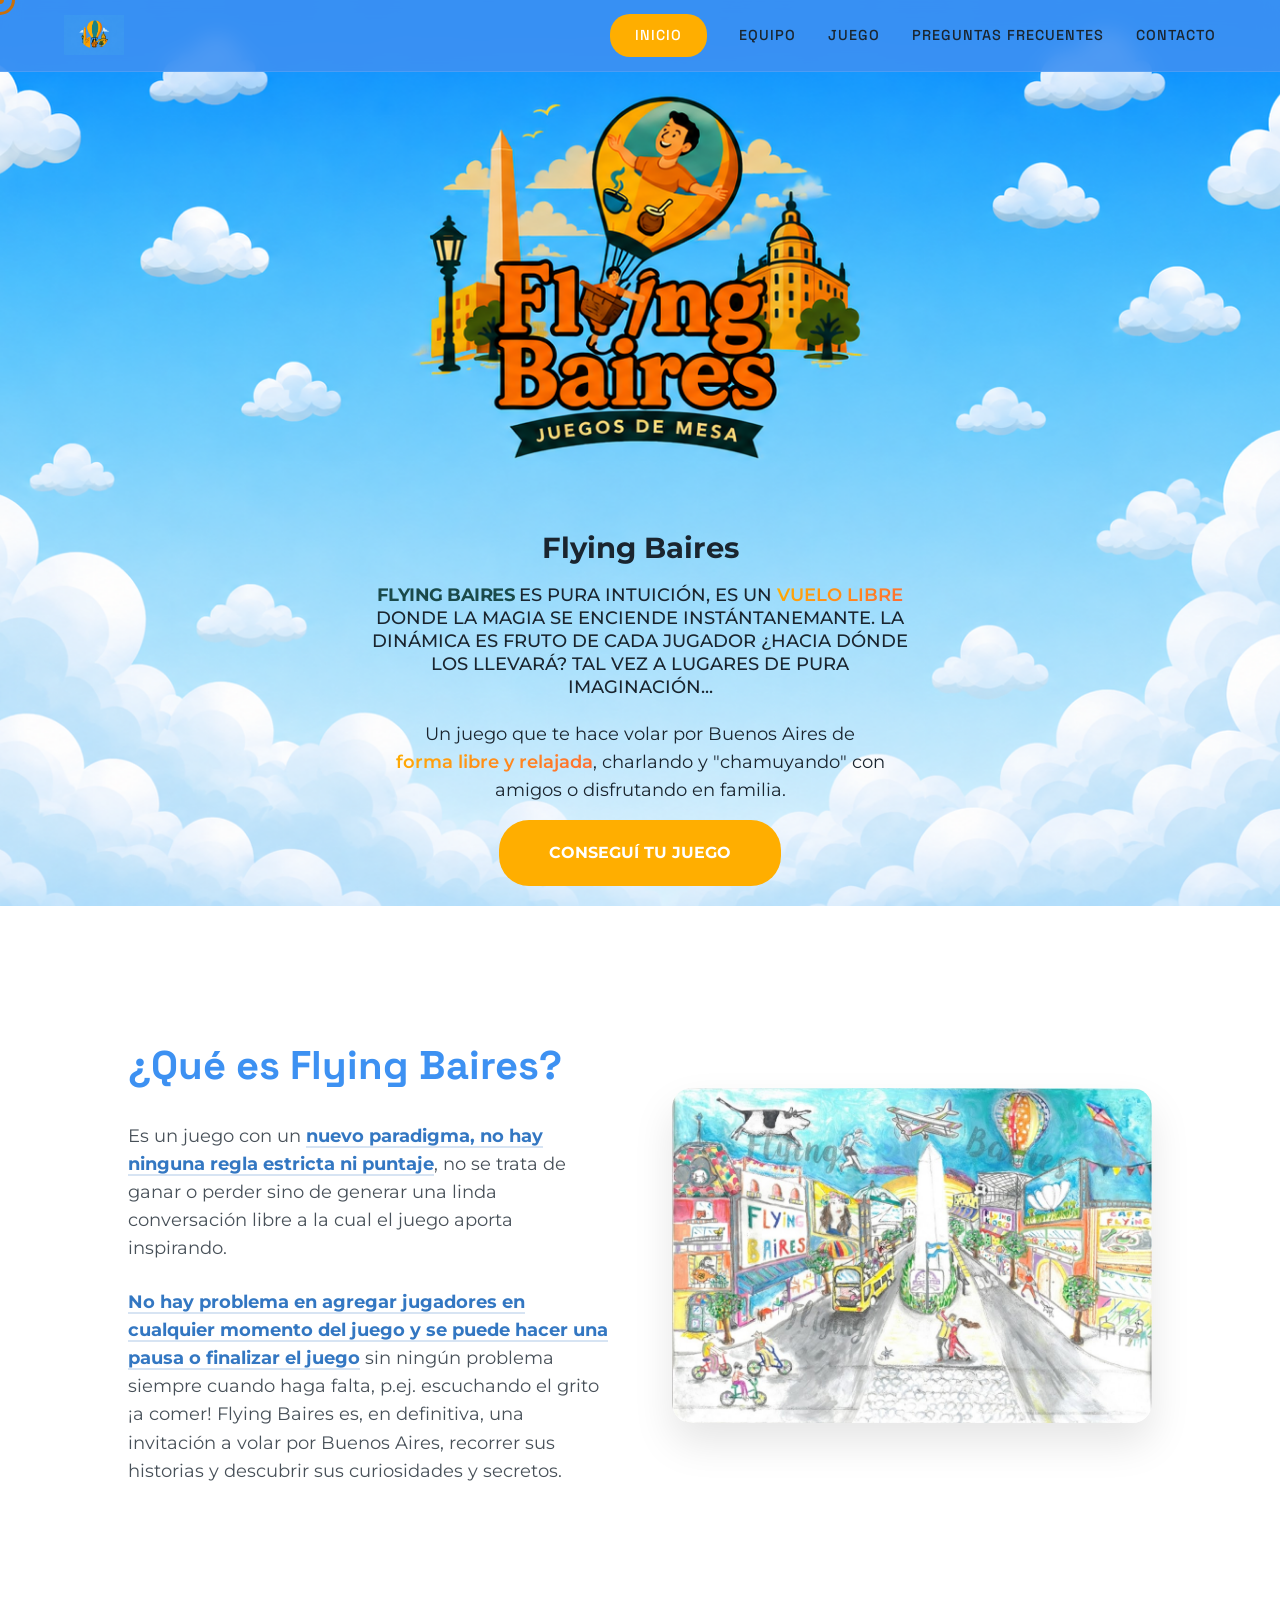
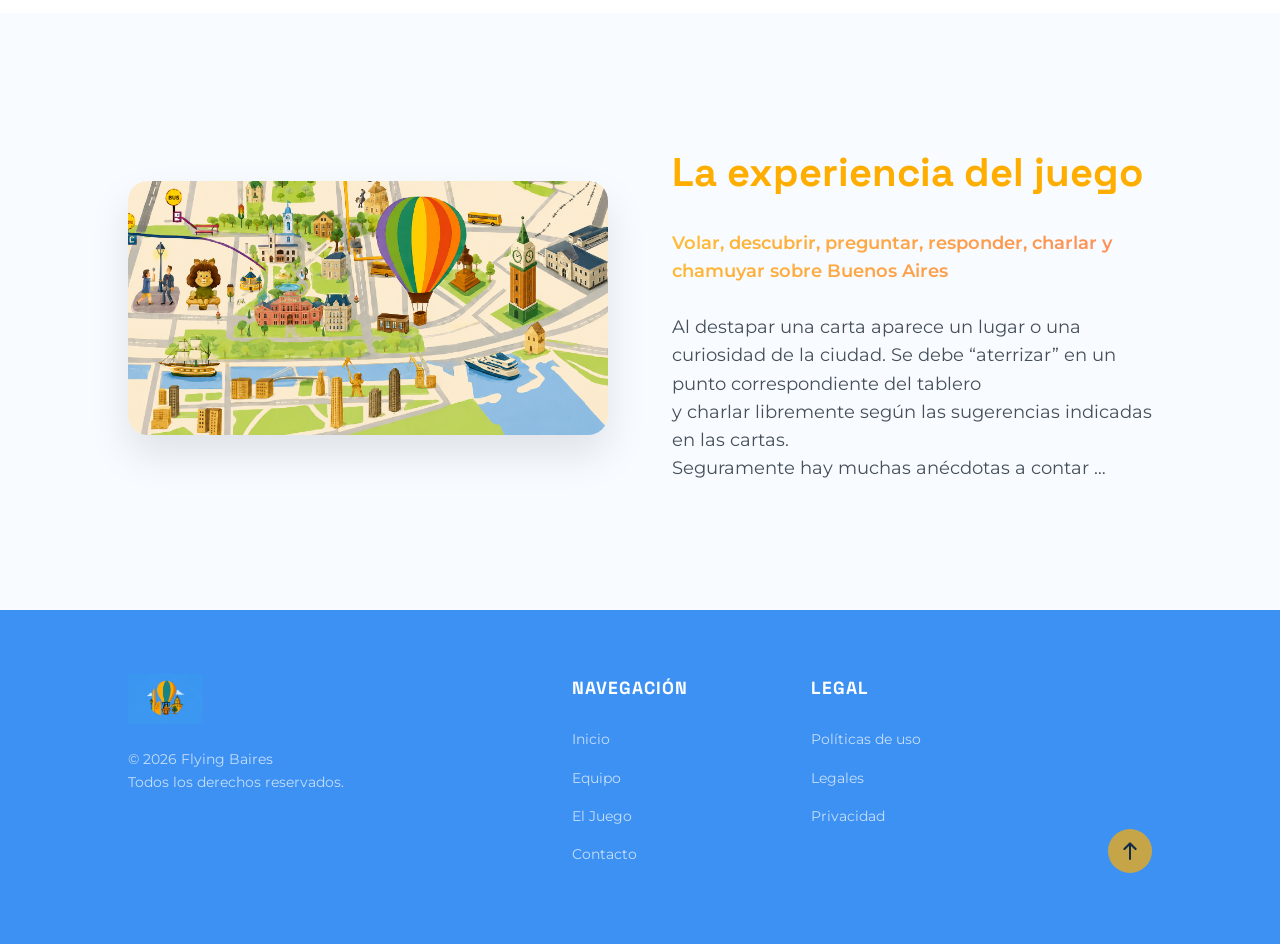
<file: index.html>
<!DOCTYPE html>
<html lang="es">
<head>
    <meta charset="UTF-8">
    <meta name="viewport" content="width=device-width, initial-scale=1.0">
    <title>Flying Baires - Un Vuelo Libre por Buenos Aires</title>
    <meta name="description" content="Flying Baires - Un juego de mesa de vuelo libre e intuición por Buenos Aires. Disfruta con amigos y familia de una experiencia única explorando la ciudad de forma relajada.">
    <meta name="keywords" content="juego de mesa, Buenos Aires, Flying Baires, vuelo libre, juegos de mesa argentinos, entretenimiento, juegos de mesa baires">
    <meta name="author" content="Flying Baires">
    
    <!-- Open Graph / Facebook -->
    <meta property="og:type" content="website">
    <meta property="og:url" content="https://www.flyingbaires.com/">
    <meta property="og:title" content="Flying Baires - Un Vuelo Libre por Buenos Aires">
    <meta property="og:description" content="Un juego que te hace volar por Buenos Aires de forma libre y relajada. ¡Conseguí tu juego!">
    <meta property="og:image" content="https://www.flyingbaires.com/img/logohero.png">

    <!-- Twitter -->
    <meta property="twitter:card" content="summary_large_image">
    <meta property="twitter:url" content="https://www.flyingbaires.com/">
    <meta property="twitter:title" content="Flying Baires - Un Vuelo Libre por Buenos Aires">
    <meta property="twitter:description" content="Un juego que te hace volar por Buenos Aires de forma libre y relajada. ¡Conseguí tu juego!">
    <meta property="twitter:image" content="https://www.flyingbaires.com/img/logohero.png">
    <link rel="preconnect" href="https://fonts.googleapis.com">
    <link rel="preconnect" href="https://fonts.gstatic.com" crossorigin>
    <link href="https://fonts.googleapis.com/css2?family=Montserrat:ital,wght@0,100..900;1,100..900&family=Space+Grotesk:wght@300..700&display=swap" rel="stylesheet">
    <link rel="icon" type="image/png" href="img/favicon.png">
    <link rel="stylesheet" href="style.css?v=3.1">
</head>
<body>
    <header id="inicio">
        <nav class="navbar">
            <div id="listanavbar">   
                <img class="logomini" src="img/logo-navbar-azul.png" alt="Logo barra navegación">
                <div class="nav-links-wrapper">
                    <a class="seleccionado" href="index.html">Inicio</a>
                    <a href="equipo.html">Equipo</a>
                    <a href="juego.html">Juego</a>
                    <a href="preguntasfrecuentes.html">Preguntas Frecuentes</a>
                    <a href="contacto.html">Contacto</a>
                </div>
            </div>
        </nav>
    </header>
        <main id="main-content">
            <section id="section-primaria">
                <div class="cont-texto-primaria">
                    <h1>Flying Baires</h1>
                    <h2><span class="texto-negrita">FLYING BAIRES</span> ES PURA INTUICIÓN, ES UN <span class="texto-naranja">VUELO LIBRE </span> DONDE LA MAGIA SE ENCIENDE INSTÁNTANEMANTE. LA DINÁMICA ES FRUTO 
                    DE CADA JUGADOR ¿HACIA DÓNDE LOS LLEVARÁ? TAL VEZ A LUGARES DE PURA IMAGINACIÓN...</h2>
                    <p>Un juego que te hace volar por Buenos Aires de <span class="texto-naranja">forma libre y relajada</span>, charlando y "chamuyando" con amigos o disfrutando en familia.</p>
                    <a id="boton-main" href="contacto.html">CONSEGUÍ TU JUEGO</a>
                </div>
            </section>
            <section id="section-secundaria">
                <div class="content-wrapper">
                    <div class="text-content">
                        <h3>¿Qué es Flying Baires?</h3>
                        <p>Es un juego con un <span class="texto-azuloscuro">nuevo paradigma, no hay ninguna regla estricta ni puntaje</span>, no se trata de ganar o perder sino de generar una linda conversación libre a la cual el juego aporta inspirando.</p>
                        <br>
                        <p><span class="texto-azuloscuro">No hay problema en agregar jugadores en cualquier momento del juego y se puede hacer una pausa o finalizar el juego</span> sin ningún problema siempre cuando haga falta, p.ej. escuchando el grito ¡a comer!   Flying Baires es, en definitiva, una invitación a volar por Buenos Aires, recorrer sus historias y descubrir sus curiosidades y secretos. </p>
                    </div>
                    <div class="image-content">
                        <img src="img/imgflyingbaires.jpg" alt="Flying Baires">
                    </div>
                </div>
            </section>
        <section class="section-terciaria" id="section-terciaria">
            <div class="content-wrapper">
                <div class="image-content">
                    <img src="img/imagenxbeno.png" alt="Flying Baires solapa">
                </div>
                <div class="text-content">
                    <h4>La experiencia del juego</h4>
                    <p> <span class="texto-naranja">Volar, descubrir, preguntar, responder, charlar y chamuyar sobre Buenos Aires </span> <br>
                    <br> Al destapar una carta aparece un lugar o una curiosidad de la ciudad. Se debe “aterrizar” en un punto correspondiente del tablero <br> y charlar libremente según las sugerencias indicadas en las cartas. 
                    <br> Seguramente hay muchas anécdotas a contar … </p>
                </div>
            </div>
        </section>
        </main>
        <footer>
            <div class="footer-brand">
                <img src="img/logo-navbar-azul.png" alt="Flying Baires Logo">
                <p>© 2026 Flying Baires<br>Todos los derechos reservados.</p>
            </div>
            
            <div class="footer-links">
                <h4>Navegación</h4>
                <ul>
                    <li><a href="index.html">Inicio</a></li>
                    <li><a href="equipo.html">Equipo</a></li>
                    <li><a href="juego.html">El Juego</a></li>
                    <li><a href="contacto.html">Contacto</a></li>
                </ul>
            </div>
            
            <div class="footer-legal">
                <h4>Legal</h4>
                <ul>
                    <li><a href="#">Políticas de uso</a></li>
                    <li><a href="#">Legales</a></li>
                    <li><a href="#">Privacidad</a></li>
                </ul>
            </div>

            <div class="boton-arriba">
                <a href="#main-content" aria-label="Volver arriba">
                    <img src="img/icons8-arriba-24.png" alt="Flecha arriba">
                </a>
            </div>
        </footer>
        <div class="cursor-dot"></div>
        <div class="cursor-outline"></div>
        <script src="script.js"></script>
    </body>
</html>
</file>
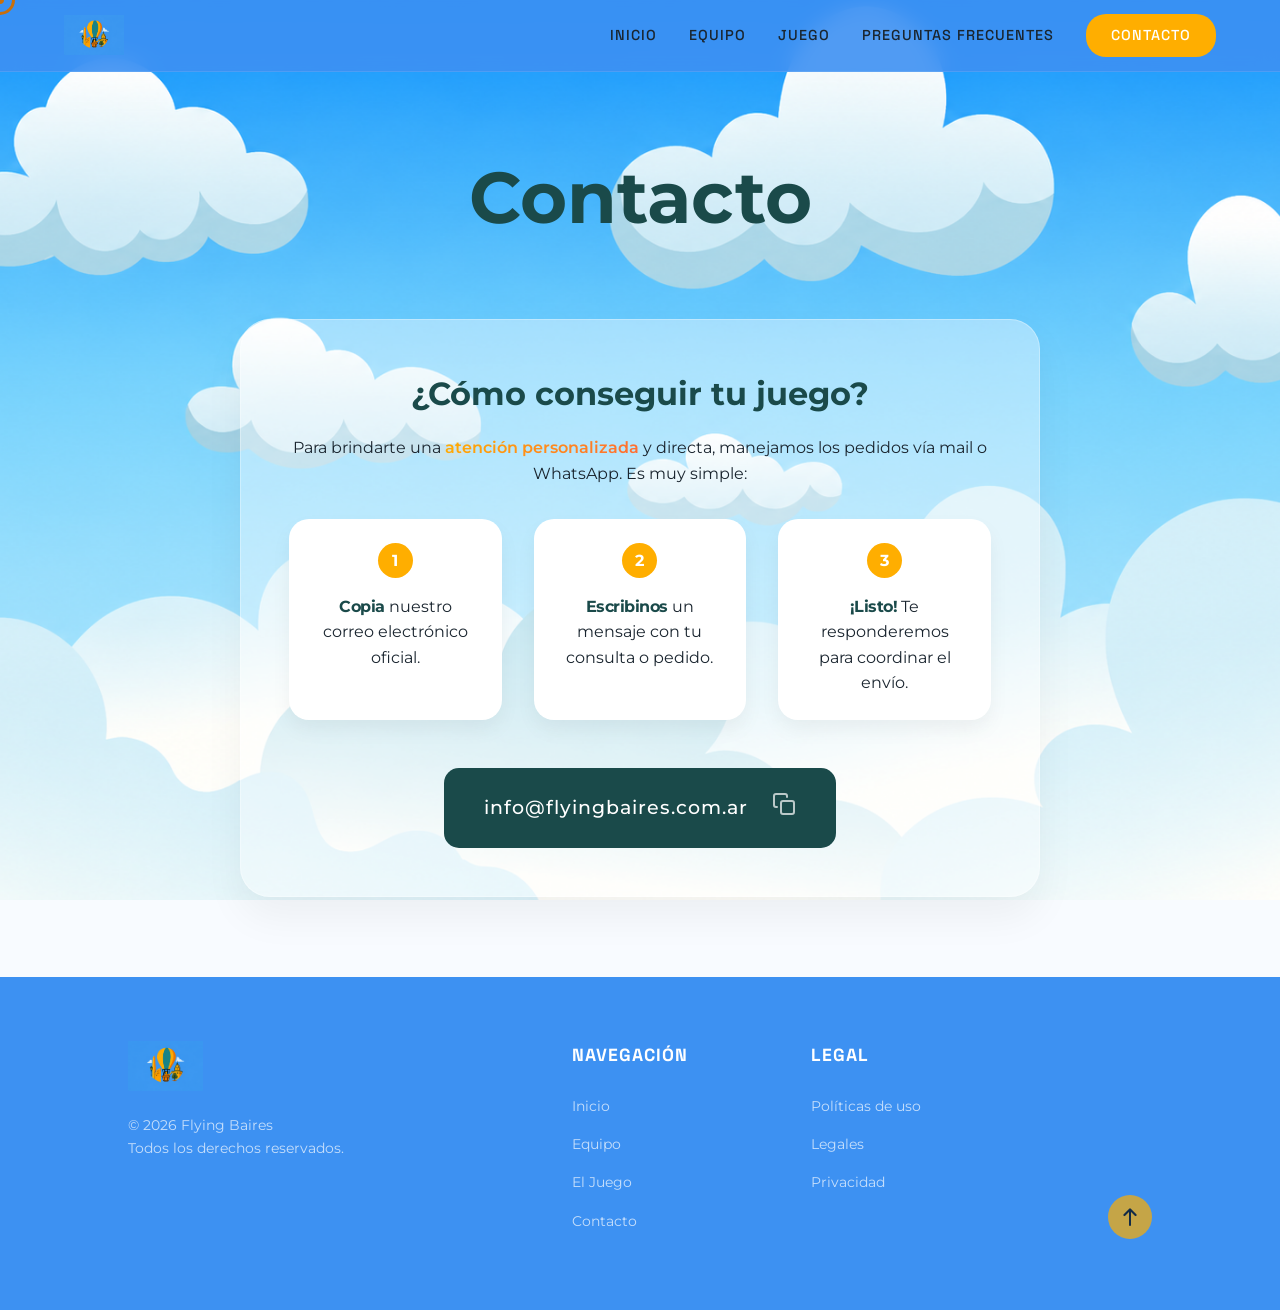
<file: contacto.html>
<!DOCTYPE html>
<html lang="es">
<head>
    <meta charset="UTF-8">
    <meta name="viewport" content="width=device-width, initial-scale=1.0">
    <title>Contacto - Flying Baires - Un Vuelo Libre por Buenos Aires</title>
    <meta name="description" content="Contactate con Flying Baires para conseguir tu juego. Copia nuestro mail y escribinos para coordinar tu pedido.">
    <meta name="keywords" content="contacto, Flying Baires, comprar juego, Buenos Aires, email">
    
    <!-- Open Graph / Facebook -->
    <meta property="og:type" content="website">
    <meta property="og:url" content="https://www.flyingbaires.com/contacto.html">
    <meta property="og:title" content="Contacto - Flying Baires">
    <meta property="og:description" content="¿Querés conseguir tu juego? Contactate con nosotros de forma simple.">
    <meta property="og:image" content="https://www.flyingbaires.com/img/logohero.png">

    <link rel="preconnect" href="https://fonts.googleapis.com">
    <link rel="preconnect" href="https://fonts.gstatic.com" crossorigin>
    <link href="https://fonts.googleapis.com/css2?family=Montserrat:ital,wght@0,100..900;1,100..900&family=Space+Grotesk:wght@300..700&display=swap" rel="stylesheet">
    <link rel="icon" type="image/png" href="img/favicon.png">
    <link rel="stylesheet" href="style.css?v=3.1">
</head>
<body>
    <header id="inicio">
        <nav class="navbar">
            <div id="listanavbar">   
                <img class="logomini" src="img/logo-navbar-azul.png" alt="Logo barra navegación">
                <div class="nav-links-wrapper">
                    <a href="index.html">Inicio</a>
                    <a href="equipo.html">Equipo</a>
                    <a href="juego.html">Juego</a>
                    <a href="preguntasfrecuentes.html">Preguntas Frecuentes</a>
                    <a class="seleccionado" href="contacto.html">Contacto</a>
                </div>
            </div>
        </nav>
    </header>

    <main id="main-content">
        <section class="section-paginas-internas">
            <div class="contenedor-interno">
                <h1 class="titulo-interno">Contacto</h1>
                
                <div class="contacto-container">
                    <div class="contacto-flujo">
                        <h3>¿Cómo conseguir tu juego?</h3>
                        <p>Para brindarte una <span class="texto-naranja">atención personalizada</span> y directa, manejamos los pedidos vía mail o WhatsApp. Es muy simple:</p>
                        
                        <div class="pasos-contacto">
                            <div class="paso-item">
                                <span class="paso-numero">1</span>
                                <p><span class="texto-negrita">Copia</span> nuestro correo electrónico oficial.</p>
                            </div>
                            <div class="paso-item">
                                <span class="paso-numero">2</span>
                                <p><span class="texto-negrita">Escribinos</span> un mensaje con tu consulta o pedido.</p>
                            </div>
                            <div class="paso-item">
                                <span class="paso-numero">3</span>
                                <p><span class="texto-negrita">¡Listo!</span> Te responderemos para coordinar el envío.</p>
                            </div>
                        </div>
                    </div>

                    <div class="email-box" onclick="copiarEmail()">
                        <span id="email-text">info@flyingbaires.com.ar</span>
                        <div class="copy-icon">
                            <svg xmlns="http://www.w3.org/2001/svg" width="24" height="24" viewBox="0 0 24 24" fill="none" stroke="currentColor" stroke-width="2" stroke-linecap="round" stroke-linejoin="round"><rect x="9" y="9" width="13" height="13" rx="2" ry="2"></rect><path d="M5 15H4a2 2 0 0 1-2-2V4a2 2 0 0 1 2-2h9a2 2 0 0 1 2 2v1"></path></svg>
                        </div>
                        <div class="tooltip" id="myTooltip">¡Copiado!</div>
                    </div>
                </div>
            </div>
        </section>
    </main>

    <footer>
        <div class="footer-brand">
            <img src="img/logo-navbar-azul.png" alt="Flying Baires Logo">
            <p>© 2026 Flying Baires<br>Todos los derechos reservados.</p>
        </div>
        
        <div class="footer-links">
            <h4>Navegación</h4>
            <ul>
                <li><a href="index.html">Inicio</a></li>
                <li><a href="equipo.html">Equipo</a></li>
                <li><a href="juego.html">El Juego</a></li>
                <li><a href="contacto.html">Contacto</a></li>
            </ul>
        </div>
        
        <div class="footer-legal">
            <h4>Legal</h4>
            <ul>
                <li><a href="#">Políticas de uso</a></li>
                <li><a href="#">Legales</a></li>
                <li><a href="#">Privacidad</a></li>
            </ul>
        </div>
        
        <div class="boton-arriba">
            <a href="#main-content" aria-label="Volver arriba">
                <img src="img/icons8-arriba-24.png" alt="Flecha arriba">
            </a>
        </div>
    </footer>

    <div class="cursor-dot"></div>
    <div class="cursor-outline"></div>
    <script src="script.js"></script>
    <script>
        function copiarEmail() {
            var emailText = document.getElementById("email-text").innerText;
            navigator.clipboard.writeText(emailText).then(function() {
                var tooltip = document.getElementById("myTooltip");
                tooltip.style.opacity = "1";
                setTimeout(function() {
                    tooltip.style.opacity = "0";
                }, 2000);
            });
        }
    </script>
</body>
</html>
</file>
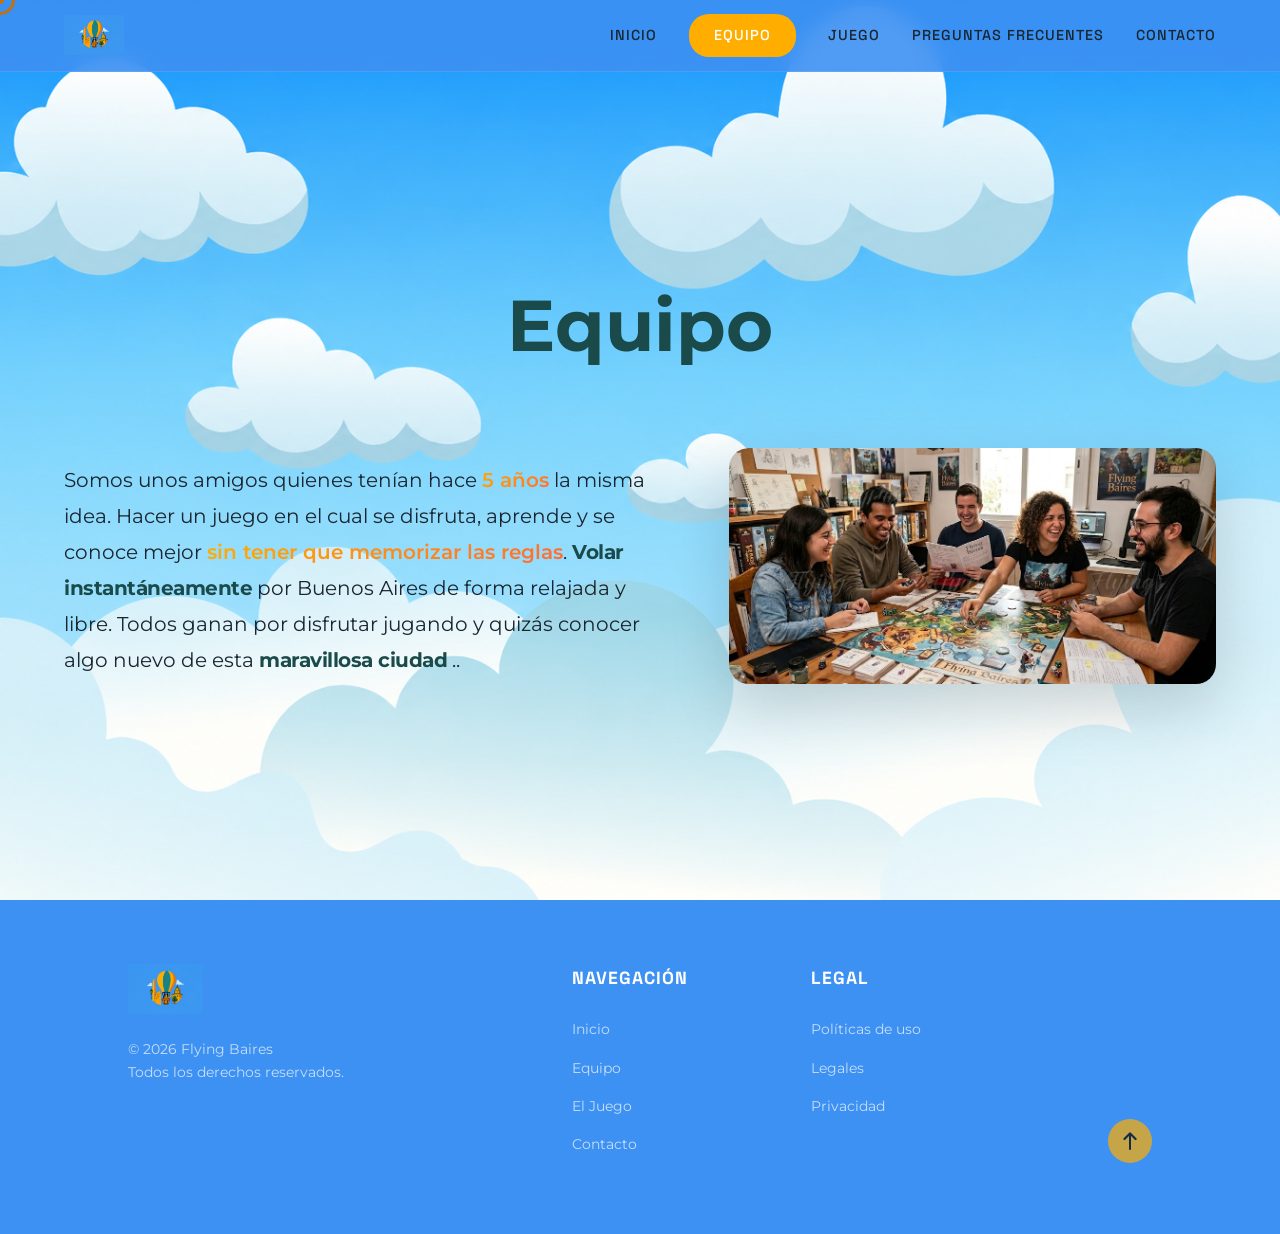
<file: equipo.html>
<!DOCTYPE html>
<html lang="es">
<head>
    <meta charset="UTF-8">
    <meta name="viewport" content="width=device-width, initial-scale=1.0">
    <title>Equipo - Flying Baires - Un Vuelo Libre por Buenos Aires</title>
    <meta name="description" content="Conocé al equipo detrás de Flying Baires, el juego de mesa que te invita a volar por Buenos Aires.">
    <meta name="keywords" content="equipo, Flying Baires, creadores, juego de mesa, Buenos Aires">
    
    <!-- Open Graph / Facebook -->
    <meta property="og:type" content="website">
    <meta property="og:url" content="https://www.flyingbaires.com/equipo.html">
    <meta property="og:title" content="Equipo - Flying Baires">
    <meta property="og:description" content="Conocé al equipo detrás de Flying Baires.">
    <meta property="og:image" content="https://www.flyingbaires.com/img/logohero.png">

    <link rel="preconnect" href="https://fonts.googleapis.com">
    <link rel="preconnect" href="https://fonts.gstatic.com" crossorigin>
    <link href="https://fonts.googleapis.com/css2?family=Montserrat:ital,wght@0,100..900;1,100..900&family=Space+Grotesk:wght@300..700&display=swap" rel="stylesheet">
    <link rel="icon" type="image/png" href="img/favicon.png">
    <link rel="stylesheet" href="style.css?v=3.1">
</head>
<body>
    <header id="inicio">
        <nav class="navbar">
            <div id="listanavbar">   
                <img class="logomini" src="img/logo-navbar-azul.png" alt="Logo barra navegación">
                <div class="nav-links-wrapper">
                    <a href="index.html">Inicio</a>
                    <a class="seleccionado" href="equipo.html">Equipo</a>
                    <a href="juego.html">Juego</a>
                    <a href="preguntasfrecuentes.html">Preguntas Frecuentes</a>
                    <a href="contacto.html">Contacto</a>
                </div>
            </div>
        </nav>
    </header>

    <main id="main-content">
        <section class="section-paginas-internas">
            <div class="contenedor-interno">
                <h1 class="titulo-interno">Equipo</h1>
                <div class="columnas-interno">
                    <div class="texto-interno">
                        <p>Somos unos amigos quienes tenían hace <span class="texto-naranja">5 años</span> la misma idea. Hacer un juego en el cual se disfruta, aprende y se conoce mejor <span class="texto-naranja">sin tener que memorizar las reglas</span>. <span class="texto-negrita">Volar instantáneamente</span> por Buenos Aires de forma relajada y libre. Todos ganan por disfrutar jugando y quizás conocer algo nuevo de esta <span class="texto-negrita">maravillosa ciudad</span> ..</p>
                    </div>
                    <div class="imagen-interna">
                        <img src="img/fotoequipo.jpg" alt="Equipo de Flying Baires jugando">
                    </div>
                </div>
            </div>
        </section>
    </main>

    <footer>
        <div class="footer-brand">
            <img src="img/logo-navbar-azul.png" alt="Flying Baires Logo">
            <p>© 2026 Flying Baires<br>Todos los derechos reservados.</p>
        </div>
        
        <div class="footer-links">
            <h4>Navegación</h4>
            <ul>
                <li><a href="index.html">Inicio</a></li>
                <li><a href="equipo.html">Equipo</a></li>
                <li><a href="juego.html">El Juego</a></li>
                <li><a href="contacto.html">Contacto</a></li>
            </ul>
        </div>
        
        <div class="footer-legal">
            <h4>Legal</h4>
            <ul>
                <li><a href="#">Políticas de uso</a></li>
                <li><a href="#">Legales</a></li>
                <li><a href="#">Privacidad</a></li>
            </ul>
        </div>
        
        <div class="boton-arriba">
            <a href="#main-content" aria-label="Volver arriba">
                <img src="img/icons8-arriba-24.png" alt="Flecha arriba">
            </a>
        </div>
    </footer>

    <div class="cursor-dot"></div>
    <div class="cursor-outline"></div>
    <script src="script.js"></script>
</body>
</html>
</file>
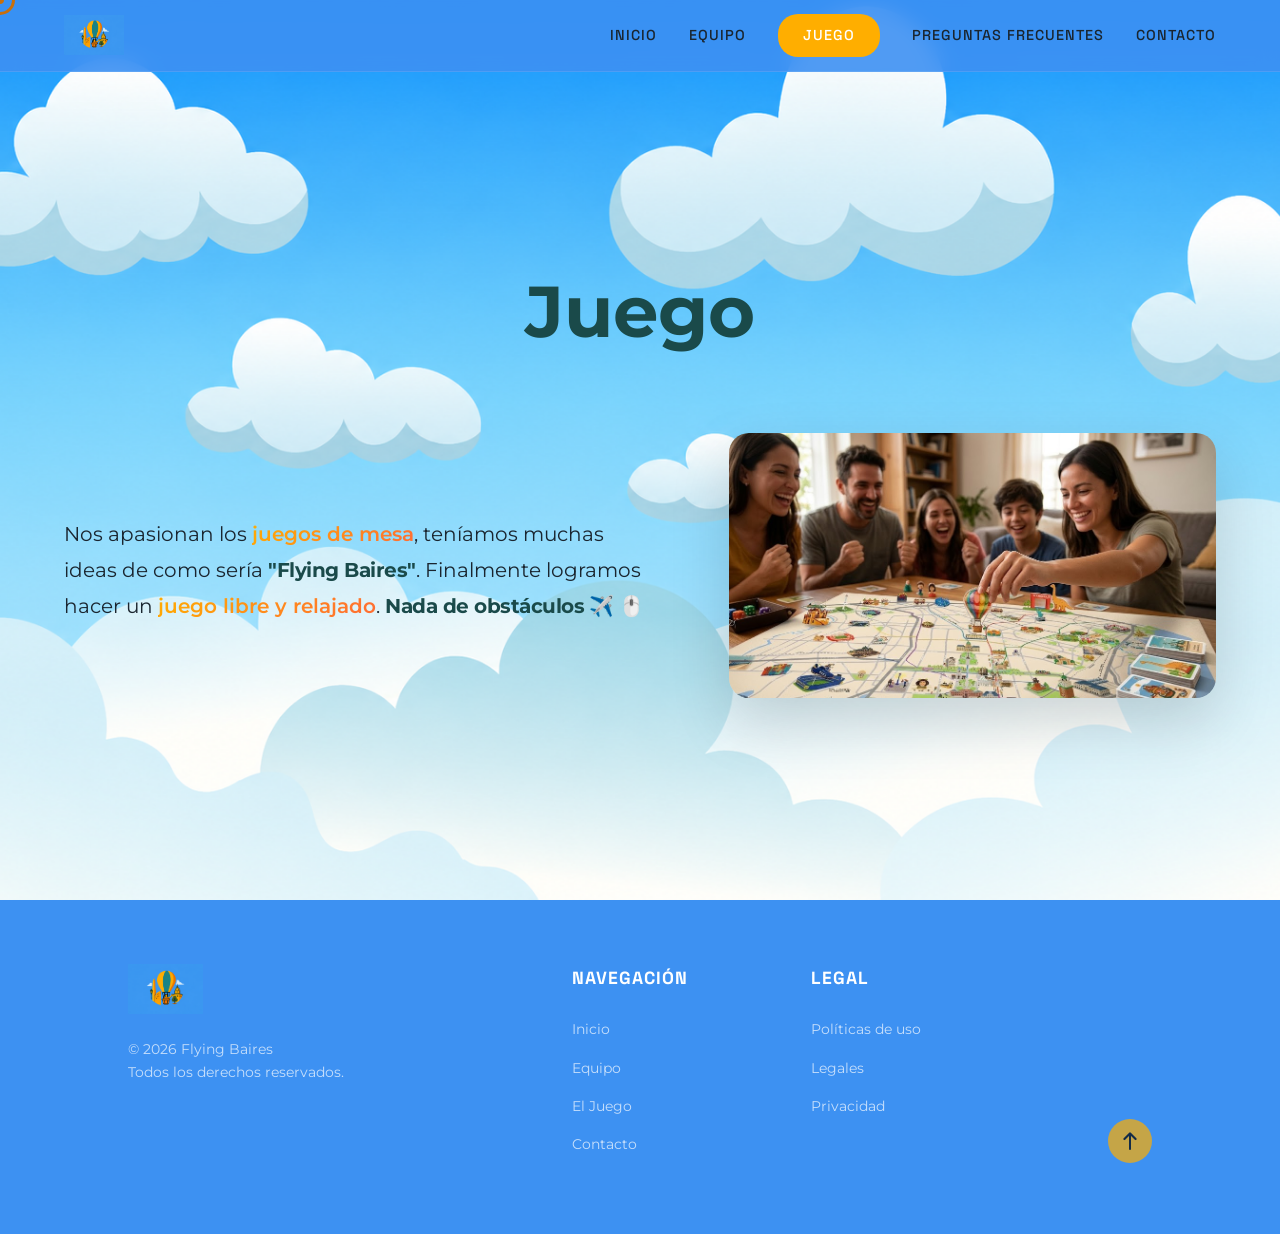
<file: juego.html>
<!DOCTYPE html>
<html lang="es">
<head>
    <meta charset="UTF-8">
    <meta name="viewport" content="width=device-width, initial-scale=1.0">
    <title>El Juego - Flying Baires - Un Vuelo Libre por Buenos Aires</title>
    <meta name="description" content="Descubrí Flying Baires, un juego de mesa relajado y libre para disfrutar de Buenos Aires sin obstáculos.">
    <meta name="keywords" content="Flying Baires, juego de mesa, Buenos Aires, diversión, juego libre">
    
    <!-- Open Graph / Facebook -->
    <meta property="og:type" content="website">
    <meta property="og:url" content="https://www.flyingbaires.com/juego.html">
    <meta property="og:title" content="El Juego - Flying Baires">
    <meta property="og:description" content="Nos apasionan los juegos de mesa. Conocé la experiencia de Flying Baires.">
    <meta property="og:image" content="https://www.flyingbaires.com/img/logohero.png">

    <link rel="preconnect" href="https://fonts.googleapis.com">
    <link rel="preconnect" href="https://fonts.gstatic.com" crossorigin>
    <link href="https://fonts.googleapis.com/css2?family=Montserrat:ital,wght@0,100..900;1,100..900&family=Space+Grotesk:wght@300..700&display=swap" rel="stylesheet">
    <link rel="icon" type="image/png" href="img/favicon.png">
    <link rel="stylesheet" href="style.css?v=3.1">
</head>
<body>
    <header id="inicio">
        <nav class="navbar">
            <div id="listanavbar">   
                <img class="logomini" src="img/logo-navbar-azul.png" alt="Logo barra navegación">
                <div class="nav-links-wrapper">
                    <a href="index.html">Inicio</a>
                    <a href="equipo.html">Equipo</a>
                    <a class="seleccionado" href="juego.html">Juego</a>
                    <a href="preguntasfrecuentes.html">Preguntas Frecuentes</a>
                    <a href="contacto.html">Contacto</a>
                </div>
            </div>
        </nav>
    </header>

    <main id="main-content">
        <section class="section-paginas-internas">
            <div class="contenedor-interno">
                <h1 class="titulo-interno">Juego</h1>
                <div class="columnas-interno">
                    <div class="texto-interno">
                        <p>Nos apasionan los <span class="texto-naranja">juegos de mesa</span>, teníamos muchas ideas de como sería <span class="texto-negrita">"Flying Baires"</span>. Finalmente logramos hacer un <span class="texto-naranja">juego libre y relajado</span>. <span class="texto-negrita">Nada de obstáculos</span> ✈️ 🖱️</p>
                    </div>
                    <div class="imagen-interna">
                        <img src="img/fotojuego.jpg" alt="Personas jugando Flying Baires">
                    </div>
                </div>
            </div>
        </section>
    </main>

    <footer>
        <div class="footer-brand">
            <img src="img/logo-navbar-azul.png" alt="Flying Baires Logo">
            <p>© 2026 Flying Baires<br>Todos los derechos reservados.</p>
        </div>
        
        <div class="footer-links">
            <h4>Navegación</h4>
            <ul>
                <li><a href="index.html">Inicio</a></li>
                <li><a href="equipo.html">Equipo</a></li>
                <li><a href="juego.html">El Juego</a></li>
                <li><a href="contacto.html">Contacto</a></li>
            </ul>
        </div>
        
        <div class="footer-legal">
            <h4>Legal</h4>
            <ul>
                <li><a href="#">Políticas de uso</a></li>
                <li><a href="#">Legales</a></li>
                <li><a href="#">Privacidad</a></li>
            </ul>
        </div>
        
        <div class="boton-arriba">
            <a href="#main-content" aria-label="Volver arriba">
                <img src="img/icons8-arriba-24.png" alt="Flecha arriba">
            </a>
        </div>
    </footer>

    <div class="cursor-dot"></div>
    <div class="cursor-outline"></div>
    <script src="script.js"></script>
</body>
</html>
</file>
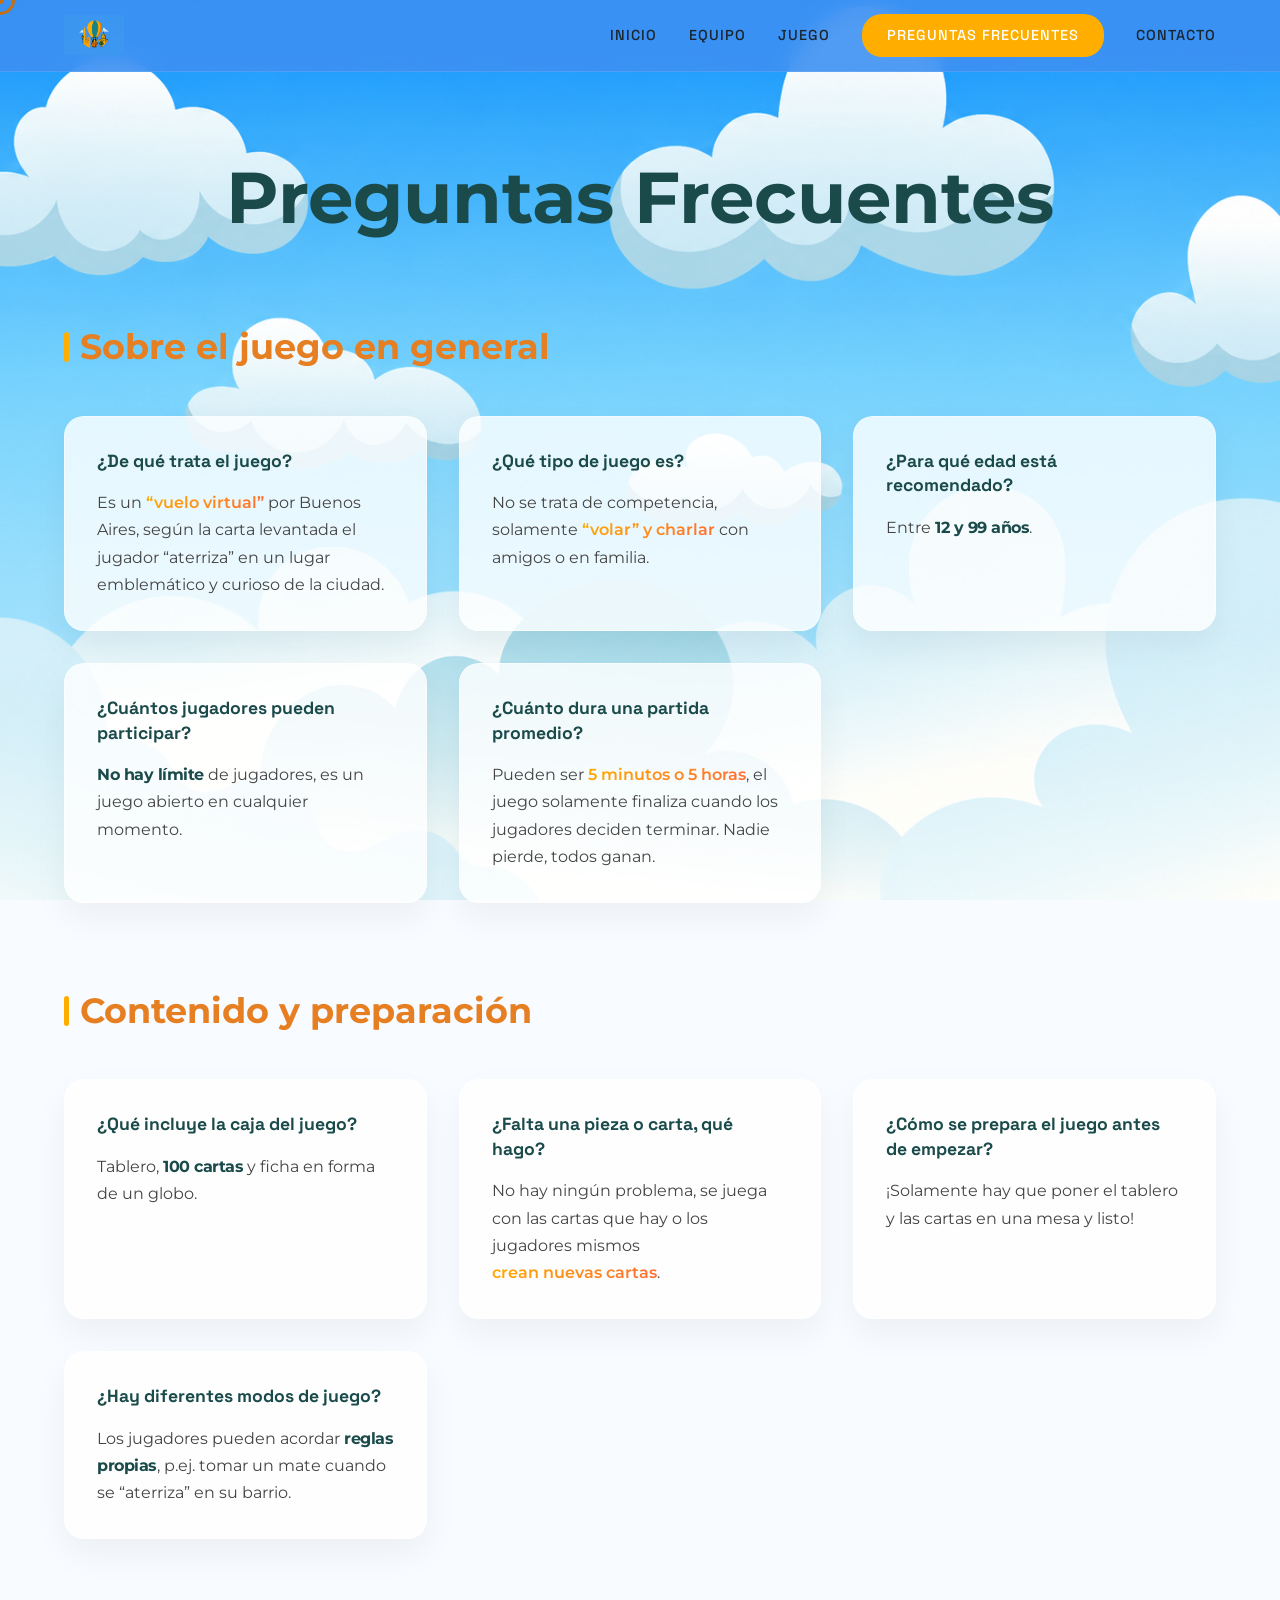
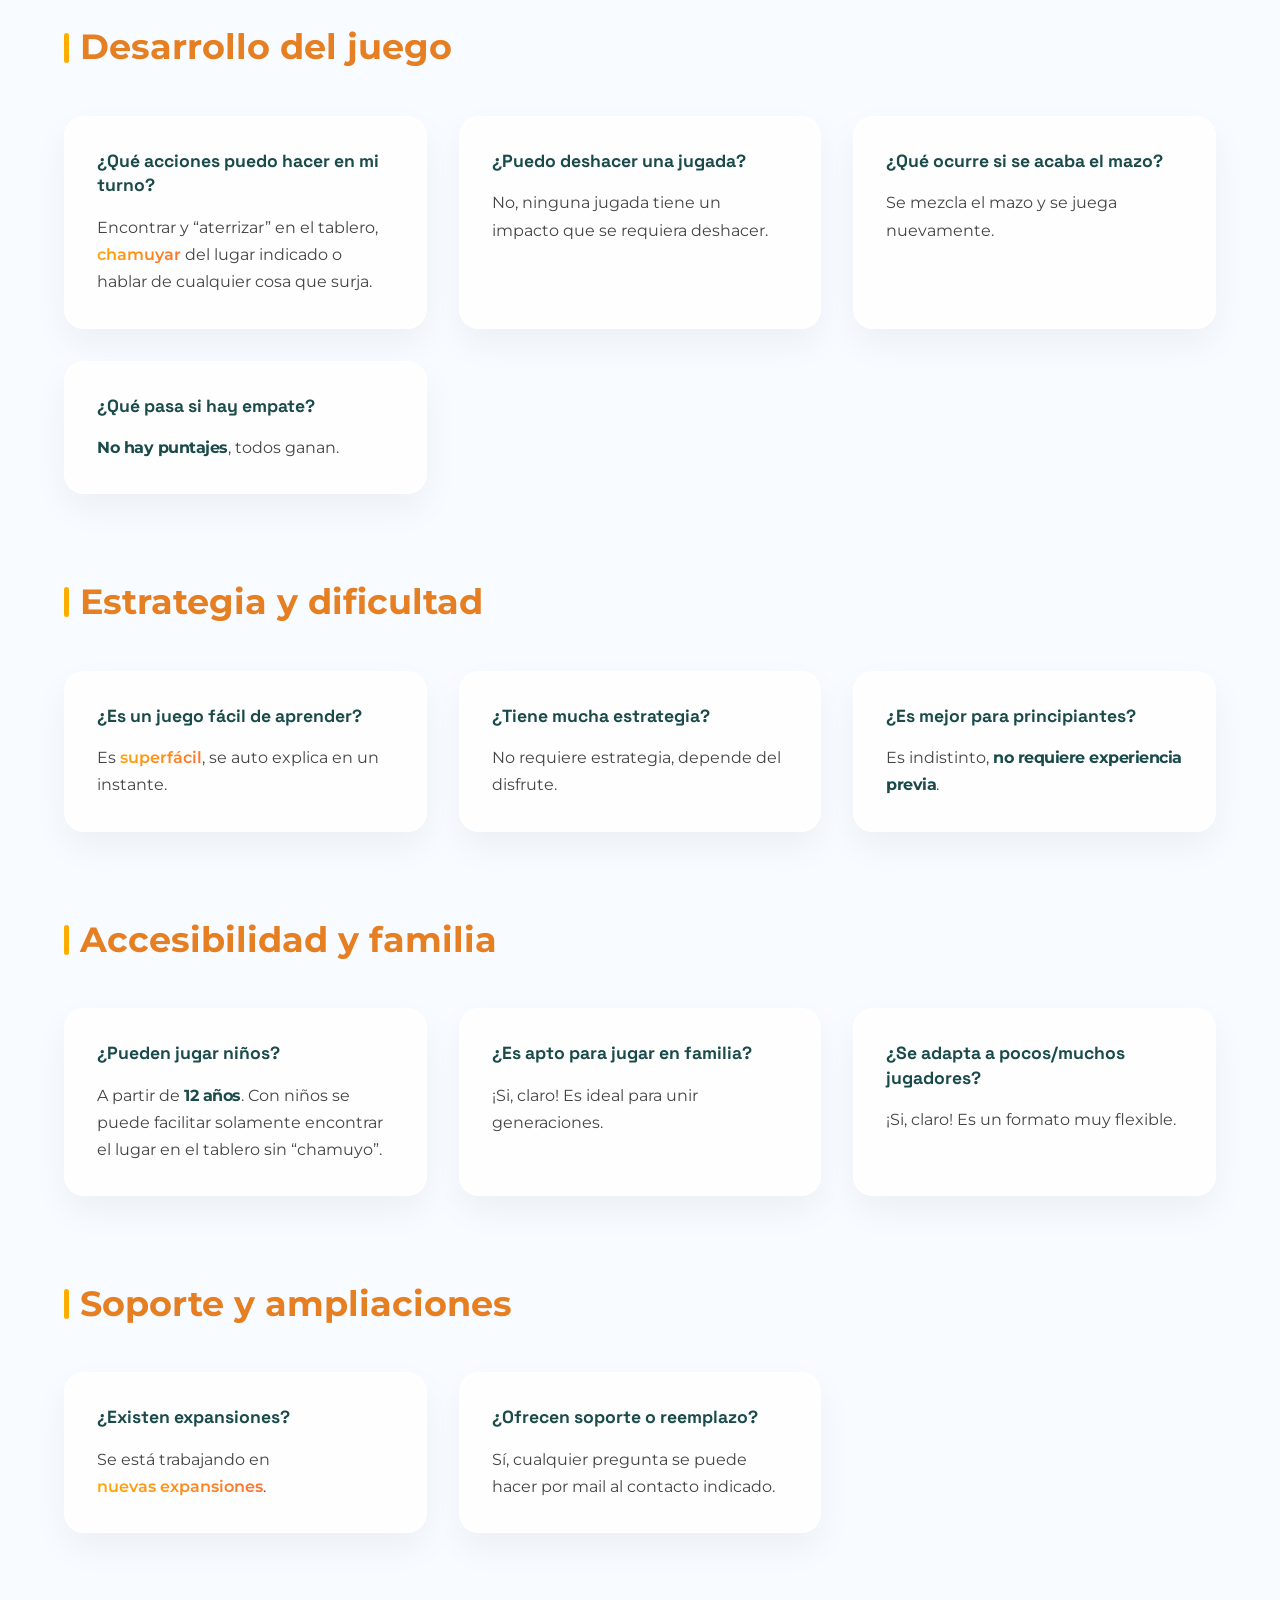
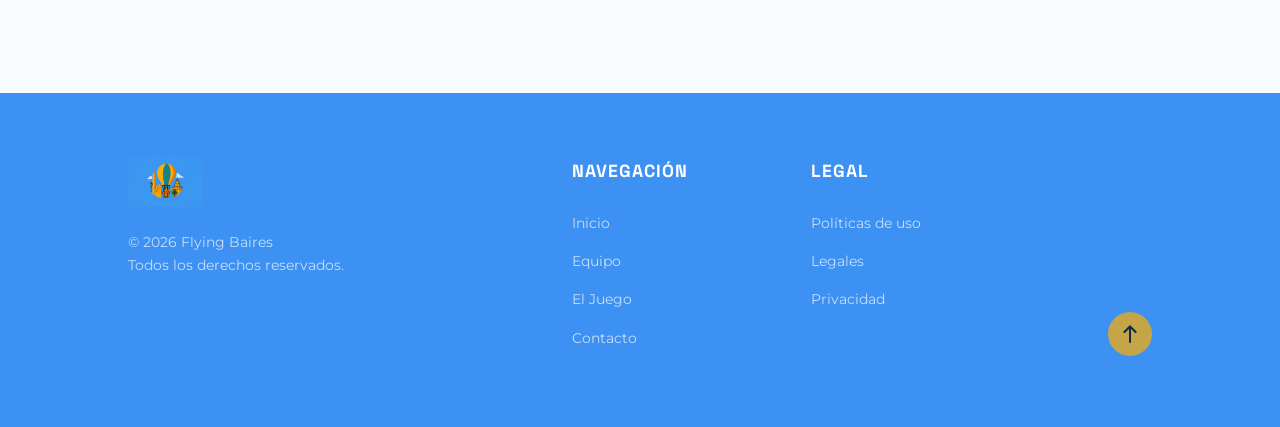
<file: preguntasfrecuentes.html>
<!DOCTYPE html>
<html lang="es">
<head>
    <meta charset="UTF-8">
    <meta name="viewport" content="width=device-width, initial-scale=1.0">
    <title>Preguntas Frecuentes - Flying Baires - Un Vuelo Libre por Buenos Aires</title>
    <meta name="description" content="Resolve todas tus dudas sobre Flying Baires. Reglas, edad recomendada, contenido de la caja y más.">
    <meta name="keywords" content="FAQ, preguntas frecuentes, Flying Baires, reglas juego, como jugar">
    
    <!-- Open Graph / Facebook -->
    <meta property="og:type" content="website">
    <meta property="og:url" content="https://www.flyingbaires.com/preguntasfrecuentes.html">
    <meta property="og:title" content="Preguntas Frecuentes - Flying Baires">
    <meta property="og:description" content="¿Tenés dudas sobre Flying Baires? Aquí te las respondemos.">
    <meta property="og:image" content="https://www.flyingbaires.com/img/logohero.png">

    <link rel="preconnect" href="https://fonts.googleapis.com">
    <link rel="preconnect" href="https://fonts.gstatic.com" crossorigin>
    <link href="https://fonts.googleapis.com/css2?family=Montserrat:ital,wght@0,100..900;1,100..900&family=Space+Grotesk:wght@300..700&display=swap" rel="stylesheet">
    <link rel="icon" type="image/png" href="img/favicon.png">
    <link rel="stylesheet" href="style.css?v=3.1">
</head>
<body>
    <header id="inicio">
        <nav class="navbar">
            <div id="listanavbar">   
                <img class="logomini" src="img/logo-navbar-azul.png" alt="Logo barra navegación">
                <div class="nav-links-wrapper">
                    <a href="index.html">Inicio</a>
                    <a href="equipo.html">Equipo</a>
                    <a href="juego.html">Juego</a>
                    <a class="seleccionado" href="preguntasfrecuentes.html">Preguntas Frecuentes</a>
                    <a href="contacto.html">Contacto</a>
                </div>
            </div>
        </nav>
    </header>

    <main id="main-content">
        <section class="section-paginas-internas">
            <div class="contenedor-interno">
                <h1 class="titulo-interno">Preguntas Frecuentes</h1>
                
                <div class="faq-container">
                    <!-- Categoría 1 -->
                    <div class="faq-categoria">
                        <h2>Sobre el juego en general</h2>
                        <div class="faq-grid">
                            <div class="faq-card">
                                <span class="faq-pregunta">¿De qué trata el juego?</span>
                                <p class="faq-respuesta">Es un <span class="texto-naranja">“vuelo virtual”</span> por Buenos Aires, según la carta levantada el jugador “aterriza” en un lugar emblemático y curioso de la ciudad.</p>
                            </div>
                            <div class="faq-card">
                                <span class="faq-pregunta">¿Qué tipo de juego es?</span>
                                <p class="faq-respuesta">No se trata de competencia, solamente <span class="texto-naranja">“volar” y charlar</span> con amigos o en familia.</p>
                            </div>
                            <div class="faq-card">
                                <span class="faq-pregunta">¿Para qué edad está recomendado?</span>
                                <p class="faq-respuesta">Entre <span class="texto-negrita">12 y 99 años</span>.</p>
                            </div>
                            <div class="faq-card">
                                <span class="faq-pregunta">¿Cuántos jugadores pueden participar?</span>
                                <p class="faq-respuesta"><span class="texto-negrita">No hay límite</span> de jugadores, es un juego abierto en cualquier momento.</p>
                            </div>
                            <div class="faq-card">
                                <span class="faq-pregunta">¿Cuánto dura una partida promedio?</span>
                                <p class="faq-respuesta">Pueden ser <span class="texto-naranja">5 minutos o 5 horas</span>, el juego solamente finaliza cuando los jugadores deciden terminar. Nadie pierde, todos ganan.</p>
                            </div>
                        </div>
                    </div>

                    <!-- Categoría 2 -->
                    <div class="faq-categoria">
                        <h2>Contenido y preparación</h2>
                        <div class="faq-grid">
                            <div class="faq-card">
                                <span class="faq-pregunta">¿Qué incluye la caja del juego?</span>
                                <p class="faq-respuesta">Tablero, <span class="texto-negrita">100 cartas</span> y ficha en forma de un globo.</p>
                            </div>
                            <div class="faq-card">
                                <span class="faq-pregunta">¿Falta una pieza o carta, qué hago?</span>
                                <p class="faq-respuesta">No hay ningún problema, se juega con las cartas que hay o los jugadores mismos <span class="texto-naranja">crean nuevas cartas</span>.</p>
                            </div>
                            <div class="faq-card">
                                <span class="faq-pregunta">¿Cómo se prepara el juego antes de empezar?</span>
                                <p class="faq-respuesta">¡Solamente hay que poner el tablero y las cartas en una mesa y listo!</p>
                            </div>
                            <div class="faq-card">
                                <span class="faq-pregunta">¿Hay diferentes modos de juego?</span>
                                <p class="faq-respuesta">Los jugadores pueden acordar <span class="texto-negrita">reglas propias</span>, p.ej. tomar un mate cuando se “aterriza” en su barrio.</p>
                            </div>
                        </div>
                    </div>

                    <!-- Categoría 3 -->
                    <div class="faq-categoria">
                        <h2>Desarrollo del juego</h2>
                        <div class="faq-grid">
                            <div class="faq-card">
                                <span class="faq-pregunta">¿Qué acciones puedo hacer en mi turno?</span>
                                <p class="faq-respuesta">Encontrar y “aterrizar” en el tablero, <span class="texto-naranja">chamuyar</span> del lugar indicado o hablar de cualquier cosa que surja.</p>
                            </div>
                            <div class="faq-card">
                                <span class="faq-pregunta">¿Puedo deshacer una jugada?</span>
                                <p class="faq-respuesta">No, ninguna jugada tiene un impacto que se requiera deshacer.</p>
                            </div>
                            <div class="faq-card">
                                <span class="faq-pregunta">¿Qué ocurre si se acaba el mazo?</span>
                                <p class="faq-respuesta">Se mezcla el mazo y se juega nuevamente.</p>
                            </div>
                            <div class="faq-card">
                                <span class="faq-pregunta">¿Qué pasa si hay empate?</span>
                                <p class="faq-respuesta"><span class="texto-negrita">No hay puntajes</span>, todos ganan.</p>
                            </div>
                        </div>
                    </div>

                    <!-- Categoría 4 -->
                    <div class="faq-categoria">
                        <h2>Estrategia y dificultad</h2>
                        <div class="faq-grid">
                            <div class="faq-card">
                                <span class="faq-pregunta">¿Es un juego fácil de aprender?</span>
                                <p class="faq-respuesta">Es <span class="texto-naranja">superfácil</span>, se auto explica en un instante.</p>
                            </div>
                            <div class="faq-card">
                                <span class="faq-pregunta">¿Tiene mucha estrategia?</span>
                                <p class="faq-respuesta">No requiere estrategia, depende del disfrute.</p>
                            </div>
                            <div class="faq-card">
                                <span class="faq-pregunta">¿Es mejor para principiantes?</span>
                                <p class="faq-respuesta">Es indistinto, <span class="texto-negrita">no requiere experiencia previa</span>.</p>
                            </div>
                        </div>
                    </div>

                    <!-- Categoría 5 -->
                    <div class="faq-categoria">
                        <h2>Accesibilidad y familia</h2>
                        <div class="faq-grid">
                            <div class="faq-card">
                                <span class="faq-pregunta">¿Pueden jugar niños?</span>
                                <p class="faq-respuesta">A partir de <span class="texto-negrita">12 años</span>. Con niños se puede facilitar solamente encontrar el lugar en el tablero sin “chamuyo”.</p>
                            </div>
                            <div class="faq-card">
                                <span class="faq-pregunta">¿Es apto para jugar en familia?</span>
                                <p class="faq-respuesta">¡Si, claro! Es ideal para unir generaciones.</p>
                            </div>
                            <div class="faq-card">
                                <span class="faq-pregunta">¿Se adapta a pocos/muchos jugadores?</span>
                                <p class="faq-respuesta">¡Si, claro! Es un formato muy flexible.</p>
                            </div>
                        </div>
                    </div>

                    <!-- Categoría 6 -->
                    <div class="faq-categoria">
                        <h2>Soporte y ampliaciones</h2>
                        <div class="faq-grid">
                            <div class="faq-card">
                                <span class="faq-pregunta">¿Existen expansiones?</span>
                                <p class="faq-respuesta">Se está trabajando en <span class="texto-naranja">nuevas expansiones</span>.</p>
                            </div>
                            <div class="faq-card">
                                <span class="faq-pregunta">¿Ofrecen soporte o reemplazo?</span>
                                <p class="faq-respuesta">Sí, cualquier pregunta se puede hacer por mail al contacto indicado.</p>
                            </div>
                        </div>
                    </div>
                </div>
            </div>
        </section>
    </main>

    <footer>
        <div class="footer-brand">
            <img src="img/logo-navbar-azul.png" alt="Flying Baires Logo">
            <p>© 2026 Flying Baires<br>Todos los derechos reservados.</p>
        </div>
        
        <div class="footer-links">
            <h4>Navegación</h4>
            <ul>
                <li><a href="index.html">Inicio</a></li>
                <li><a href="equipo.html">Equipo</a></li>
                <li><a href="juego.html">El Juego</a></li>
                <li><a href="contacto.html">Contacto</a></li>
            </ul>
        </div>
        
        <div class="footer-legal">
            <h4>Legal</h4>
            <ul>
                <li><a href="#">Políticas de uso</a></li>
                <li><a href="#">Legales</a></li>
                <li><a href="#">Privacidad</a></li>
            </ul>
        </div>
        
        <div class="boton-arriba">
            <a href="#main-content" aria-label="Volver arriba">
                <img src="img/icons8-arriba-24.png" alt="Flecha arriba">
            </a>
        </div>
    </footer>

    <div class="cursor-dot"></div>
    <div class="cursor-outline"></div>
    <script src="script.js"></script>
</body>
</html>
</file>
<file: style.css>
:root {
    --dorado: #ffae00;
    --azul: #3d91f2;
    --azul-oscuro: #0056b3;
    --texto-oscuro: #1a252f;
    --crema: #f8fbff;
    --footer-azul: #0076de;
    --glass: rgba(255, 255, 255, 0.1);
    --glass-border: rgba(255, 255, 255, 0.2);

    --font-primaria: 'Space Grotesk', sans-serif;
    --font-secundaria: 'Montserrat', sans-serif;
}

/* Custom Cursor Styles */
* {
    cursor: none !important; /* Escondemos el original en todo el sitio */
}

.cursor-dot {
    width: 8px;
    height: 8px;
    background-color: white; /* Blanco para que la inversiÃƒÆ’Ã†â€™Ãƒâ€šÃ‚Â³n sea total */
    position: fixed;
    top: 0;
    left: 0;
    transform: translate(-50%, -50%);
    border-radius: 50%;
    z-index: 10000;
    pointer-events: none;
    mix-blend-mode: difference; /* Invierte colores segÃƒÆ’Ã†â€™Ãƒâ€šÃ‚Âºn el fondo */
}

.cursor-outline {
    width: 30px;
    height: 30px;
    border: 3px solid white; /* Borde mÃƒÆ’Ã†â€™Ãƒâ€šÃ‚Â¡s grueso */
    position: fixed;
    top: 0;
    left: 0;
    transform: translate(-50%, -50%);
    border-radius: 50%;
    z-index: 9999;
    pointer-events: none;
    transition: width 0.3s, height 0.3s, transform 0.15s ease-out;
    mix-blend-mode: difference;
}

.cursor-hover {
    width: 70px !important;
    height: 70px !important;
    background-color: white !important; /* Se vuelve un cÃƒÆ’Ã†â€™Ãƒâ€šÃ‚Â­rculo sÃƒÆ’Ã†â€™Ãƒâ€šÃ‚Â³lido al invertir */
}

html {
    scroll-behavior:smooth;
}

* {
    margin: 0;
    padding: 0;
    box-sizing: border-box;
}

body { 
    font-family: var(--font-secundaria);
    color: var(--texto-oscuro);
    background-color: var(--crema);
    line-height: 1.6;
    overflow-x: hidden;
}

header {
    position: fixed;
    top: 0;
    width: 100%;
    z-index: 9000; /* Aseguramos que estÃƒÆ’Ã†â€™Ãƒâ€šÃ‚Â© por debajo del cursor pero por encima de todo lo demÃƒÆ’Ã†â€™Ãƒâ€šÃ‚Â¡s */
    transition: all 0.3s ease;
}

.navbar {
    display: flex;
    justify-content: space-between;
    align-items: center;
    padding: 0.5rem 5%; /* Un poco mÃƒÆ’Ã†â€™Ãƒâ€šÃ‚Â¡s delgada para que no ocupe tanto espacio fija */
    background: rgba(61, 145, 242, 0.9); /* Azul con ligera transparencia */
    backdrop-filter: blur(10px); /* Efecto de desenfoque premium */
    -webkit-backdrop-filter: blur(10px);
    border-bottom: 1px solid rgba(255, 255, 255, 0.1);
    height: 4.5rem;
    width: 100%;
}

#listanavbar {
    display: flex;
    align-items: center;
    gap: 2rem;
    width: 100%;
}

#listanavbar a {
    text-decoration: none;
    color: var(--texto-oscuro);
    font-weight: 500;
    font-family: var(--font-primaria);
    transition: color 0.3s ease;
    font-size: 0.9rem;
    text-transform: uppercase;
    letter-spacing: 1px;
}

.nav-links-wrapper {
    display: flex;
    align-items: center;
    gap: 2rem;
    margin-left: auto; /* Empuja los links a la derecha si el logo estÃƒÆ’Ã†â€™Ãƒâ€šÃ‚Â¡ a la izquierda */
}

#listanavbar a:hover {
    color: var(--dorado);
}

#listanavbar a.seleccionado {
    background-color: var(--dorado);
    padding: 10px 25px;
    border-radius: 20px;
    color: white;
}



.logomini {
    height: 40px;
    margin-right: auto;
}

/* Hero Section */
#section-primaria {
    min-height: 100vh; /* Bajamos a 100vh para que no se estire tanto el fondo */
    width: 100%;
    display: flex;
    align-items: flex-start;
    justify-content: center;
    text-align: center ;
    background-color: #57a5ff; /* Azul cielo de seguridad */
    background-image: url(img/logohero.png);
    background-size: cover;
    background-position: center top; /* Anclado arriba */
    background-repeat: no-repeat;
    background-attachment: local;
    margin-top: 0;
}

.cont-texto-primaria {
    margin-top: 27vw; /* Revertido a la posiciÃƒÆ’Ã†â€™Ãƒâ€šÃ‚Â³n previa para desktop */
    max-width: 600px;
    margin-inline: auto;
    padding: 20px;
    animation: float 6s ease-in-out infinite;
}

#section-primaria h1 {
    font-family: var(--font-secundaria);
    font-size: 1.8rem;
    line-height: 1.1;
    margin-bottom: 0;
    font-weight:700;
    margin-top: 0;
    color: var(--texto-oscuro);
    animation: fadeUp 0.8s ease-out forwards;
}

#section-primaria h2 {
    font-size: 1.1rem;
    font-weight: 500;
    margin-bottom: 1.3rem;
    line-height: 1.3;
    opacity: 0; /* Empieza invisible para la animaciÃƒÆ’Ã†â€™Ãƒâ€šÃ‚Â³n */
    margin-top:1.3rem;
    animation: fadeUp 0.8s ease-out 0.2s forwards; /* Retraso de 0.2s */
}

#section-primaria p {
    font-size: 1.1rem;
    margin-bottom: 1rem;
    opacity: 0;
    animation: fadeUp 0.8s ease-out 0.4s forwards; /* Retraso de 0.4s */
}

.texto-naranja {
    background: linear-gradient(135deg, #ffae00 0%, #ff6b35 100%);
    -webkit-background-clip: text;
    -webkit-text-fill-color: transparent;
    background-clip: text;
    font-weight: 800;
    display: inline-block; /* Ayuda a que el gradiente se renderice mejor */
}

.texto-negrita {
    font-weight: 800;
    color: var(--texto-oscuro);
    letter-spacing: -0.5px;
}

.texto-azuloscuro {
    color: var(--azul-oscuro);
    font-weight: 700;
    border-bottom: 2px solid rgba(0, 86, 179, 0.2); /* Una lÃƒÆ’Ã†â€™Ãƒâ€šÃ‚Â­nea sutil para dar ÃƒÆ’Ã†â€™Ãƒâ€šÃ‚Â©nfasis */
    text-decoration:none;
}

#boton-main {
    display: inline-block;
    margin-top: 0;
    background-color: var(--dorado);
    padding: 20px 50px;
    border-radius: 30px;
    color: white;
    text-decoration: none;
    font-weight: bold;
    opacity: 0;
    animation: fadeUp 0.8s ease-out 0.6s forwards; /* Retraso de 0.6s */
    transition: all 0.4s cubic-bezier(0.175, 0.885, 0.32, 1.275); /* Efecto elÃƒÆ’Ã†â€™Ãƒâ€šÃ‚Â¡stico */
}

#boton-main:hover{
    background-color: var(--texto-oscuro);
    transform: translateY(-5px) scale(1.05);
    box-shadow: 0 10px 20px rgba(0,0,0,0.1);
}

/* Animaciones */
@keyframes fadeUp {
    from {
        opacity: 0;
        transform: translateY(30px);
    }
    to {
        opacity: 1;
        transform: translateY(0);
    }
}

@keyframes float {
    0% { transform: translateY(0px); }
    50% { transform: translateY(-10px); }
    100% { transform: translateY(0px); }
}

/* Section Secundaria */
#section-secundaria {
    padding: 8rem 10%;
    background-color: white;
}

.content-wrapper {
    display: grid;
    grid-template-columns: 1fr 1fr;
    gap: 4rem;
    align-items: center;
}

.text-content h3 {
    font-family: var(--font-primaria);
    font-size: 2.5rem;
    color: var(--azul);
    margin-bottom: 1.5rem;
}

.text-content p {
    font-size: 1.1rem;
    color: var(--texto-oscuro);
    opacity: 0.8;
}

.image-content img {
    width: 100%;
    height: auto;
    border-radius: 20px;
    box-shadow: 0 20px 40px rgba(0,0,0,0.1);
    transition: transform 0.3s ease;
}

.image-content img:hover {
    transform: scale(1.02);
}

/* Section Terciaria */
.section-terciaria {
    padding: 8rem 10%;
    background-color: var(--crema); /* Color de fondo ligeramente diferente para contraste si se desea, o blanco */
}

.section-terciaria h4 {
    font-family: var(--font-primaria);
    font-size: 2.5rem;
    color: var(--dorado);
    margin-bottom: 1.5rem;
}

/* Section cuaternaria */
.section-cuaternaria {
    background-image: url(img/fondo-secundario.png);
    background-attachment: fixed;
    background-position: center;
    background-size: cover;
    height: 100vh;
    display: grid;
    grid-template-columns: 1fr 1fr;
    gap: 2rem;
    align-items: center;
    justify-content: center;
    padding: 4rem 10%;
}
/* Footer Details */
footer {
    background-color: var(--azul);
    color: white;
    padding: 4rem 10%;
    display: grid;
    grid-template-columns: 2fr 1fr 1fr 0.5fr;
    gap: 2rem;
    position: relative;
}

.footer-brand img {
    height: 50px;
    margin-bottom: 1rem;
}

.footer-brand p {
    font-size: 0.9rem;
    opacity: 0.7;
}

footer h4 {
    font-family: var(--font-primaria);
    font-size: 1.1rem;
    margin-bottom: 1.5rem;
    text-transform: uppercase;
    letter-spacing: 1px;
}

footer ul {
    padding: 0;
}

footer li {
    list-style: none;
    margin-bottom: 0.8rem;
}

footer a {
    color: white;
    text-decoration: none;
    font-size: 0.9rem;
    opacity: 0.7;
    transition: opacity 0.3s ease, color 0.3s ease;
}

footer a:hover {
    opacity: 1;
    color: var(--dorado);
}

.boton-arriba {
    display: flex;
    justify-content: flex-end;
    align-items: flex-end;
}

.boton-arriba img {
    background: var(--dorado);
    padding: 10px;
    border-radius: 50%;
    transition: transform 0.3s ease;
}

.boton-arriba img:hover {
    transform: translateY(-5px);
}

/* Responsive Design */
@media (max-width: 1500px) {
    .cont-texto-primaria { margin-top: 40vw; }
}

@media (max-width: 1200px) {
    .cont-texto-primaria { margin-top: 40vw; }
    .nav-links-wrapper { gap: 1rem; }
}

@media (max-width: 1150px) {
    .cont-texto-primaria { margin-top: 40vw; }
}

@media (max-width: 1100px) {
    .cont-texto-primaria { margin-top: 32vw; }
}

@media (max-width: 1050px) {
    .cont-texto-primaria { margin-top: 35vw; }
}

@media (max-width: 1024px) {
    #section-primaria h1 { font-size: 1.5rem; }
    .cont-texto-primaria { margin-top: 40vw; }
    .content-wrapper { gap: 1rem; }
}

@media (max-width: 960px) {
    .cont-texto-primaria { margin-top: 60vw; }
}

@media (max-width: 900px) {
    .cont-texto-primaria { margin-top: 70vw; }
}

@media (max-width: 850px) {
    .cont-texto-primaria { margin-top: 70vw; }
}

@media (max-width: 800px) {
    .cont-texto-primaria { margin-top: 90vw; }
}


@media (max-width: 768px) {
    /* Desactivar cursor personalizado en tÃƒÆ’Ã†â€™Ãƒâ€šÃ‚Â¡ctiles */
    .cursor-dot, .cursor-outline { display: none; }
    * { cursor: auto !important; }

    .navbar {
        height: auto;
        padding: 0.5rem 2%;
    }

    #listanavbar {
        display: flex;
        flex-direction: row; /* Cambiamos a fila para intentar que todo entre en una lÃƒÆ’Ã†â€™Ãƒâ€šÃ‚Â­nea */
        align-items: center;
        justify-content: space-between;
        gap: 0.2rem;
        width: 100%;
        padding: 0.4rem 2%;
    }

    .logomini {
        height: 20px;
        width: auto;
        margin-right: 2px;
    }

    .nav-links-wrapper {
        display: flex;
        flex-wrap: nowrap; /* Forzamos una sola lÃƒÆ’Ã†â€™Ãƒâ€šÃ‚Â­nea */
        justify-content: flex-end;
        gap: 0.2rem;
        flex-grow: 1;
    }

    #listanavbar a {
        font-size: 0.52rem; /* ReducciÃƒÆ’Ã†â€™Ãƒâ€šÃ‚Â³n mÃƒÆ’Ã†â€™Ãƒâ€šÃ‚Â¡xima para que entre todo */
        padding: 4px 2px;
        white-space: nowrap;
        letter-spacing: -0.4px;
    }

    /* Forzamos que "Preguntas Frecuentes" y "Contacto" bajen si no caben, 
       o ajustamos para que se vean en dos bloques claros */
    #listanavbar a:nth-child(5) {
        margin-left: 0;
    }

    #listanavbar a.seleccionado {
        padding: 8px 15px;
    }

    #section-primaria {
        min-height: 100vh;
        background-size: cover;
        background-position: center top;
    }

    .cont-texto-primaria {
        margin-top: 70vw; /* Punto medio para que no solape pero no quede tan abajo */
        padding: 0 5%;
    }

    #section-primaria h1 { 
        font-size: 1.5rem; 
        line-height: 1.2;
    }
    #section-primaria h2 { 
        font-size: 0.95rem; 
        margin-top: 0.5rem;
    }
    #section-primaria p {
        font-size: 0.9rem;
    }

    #boton-main {
        padding: 15px 35px;
        width: 100%; /* BotÃƒÆ’Ã†â€™Ãƒâ€šÃ‚Â³n ancho completo en mÃƒÆ’Ã†â€™Ãƒâ€šÃ‚Â³vil para mejor click */
    }

    .content-wrapper {
        grid-template-columns: 1fr;
        text-align: center;
    }

    .image-content {
        order: -1; /* La imagen siempre arriba en mÃƒÆ’Ã†â€™Ãƒâ€šÃ‚Â³vil */
    }

    .section-terciaria, #section-secundaria {
        padding: 4rem 5%;
    }

    footer {
        grid-template-columns: 1fr;
        text-align: center;
        padding: 3rem 5%;
    }

    .footer-links, .footer-legal {
        margin-bottom: 2rem;
    }

    .boton-arriba {
        justify-content: center;
        margin-top: 2rem;
    }
}

@media (max-width: 600px) {
    .cont-texto-primaria {
        margin-top: 82vw;
    }
}

@media (max-width: 480px) {
    #listanavbar {
        gap: 0.4rem;
    }
    
    #listanavbar a {
        font-size: 0.65rem;
        padding: 3px 6px;
    }

    #section-primaria h1 { font-size: 1.6rem; }

    .cont-texto-primaria {
        margin-top: 130vw; /* Aumentado para evitar solape en pantallas extra pequeÃƒÆ’Ã†â€™Ãƒâ€šÃ‚Â±as */
        padding: 0 5%;
    }

    #boton-main {
        padding: 12px 25px;
        font-size: 0.9rem;
    }
}

@media (max-width:414px) {
    .cont-texto-primaria {
        margin-top: 115vw; /* Aumentado para evitar solape en pantallas extra pequeÃƒÆ’Ã†â€™Ãƒâ€šÃ‚Â±as */
        padding: 0 5%;
    }
}
/* --- PÃƒÆ’Ã‚Â¡ginas Internas (Equipo, Juego, etc) --- */
.section-paginas-internas {
    min-height: 100vh;
    width: 100%;
    background-image: url(img/fondo-secundario.png);
    background-size: cover;
    background-position: center top;
    background-attachment: fixed; /* Mantiene el fondo fijo para que no se "acerque" en páginas largas */
    padding: 140px 5% 80px;
    display: flex;
    align-items: center;
    justify-content: center;
}

.contenedor-interno {
    max-width: 1200px;
    width: 100%;
    display: flex;
    flex-direction: column;
    align-items: center;
    animation: fadeUp 0.8s ease-out forwards;
}

.titulo-interno {
    font-family: var(--font-secundaria);
    font-size: 4.5rem;
    color: #1a4a4a;
    margin-bottom: 4rem;
    text-align: center;
    animation: fadeDown 0.8s ease-out;
}

.columnas-interno {
    display: flex;
    align-items: center;
    gap: 5rem;
    width: 100%;
}

.texto-interno {
    flex: 1.2;
}

.texto-interno p {
    font-size: 1.25rem;
    line-height: 1.8;
    color: var(--texto-oscuro);
}

.imagen-interna {
    flex: 1;
}

.imagen-interna img {
    width: 100%;
    border-radius: 20px;
    box-shadow: 0 25px 60px rgba(0,0,0,0.15);
    transition: transform 0.5s ease;
}

.imagen-interna img:hover {
    transform: translateY(-10px) rotate(1deg);
}

/* Responsive Internas */
@media (max-width: 1024px) {
    .columnas-interno {
        gap: 3rem;
    }
    .titulo-interno {
        font-size: 3.5rem;
    }
}

@media (max-width: 768px) {
    .section-paginas-internas {
        padding-top: 100px;
        padding-bottom: 40px;
    }
    
    .contenedor-interno {
        text-align: center;
    }

    .titulo-interno {
        font-size: 2.8rem;
        margin-bottom: 2rem;
        order: 1; /* TÃ­tulo siempre primero */
    }

    .columnas-interno, .contacto-container, .faq-container {
        flex-direction: column;
        gap: 2.5rem;
        order: 2; /* Contenido siempre después del título */
        width: 100%;
    }
    
    .imagen-interna {
        width: 100%;
        order: 3; /* Imagen tercera (abajo) */
    }

    .texto-interno {
        width: 100%;
        order: 2; /* Texto segundo (en medio) */
    }
    
    .texto-interno p {
        font-size: 1.1rem;
    }
}


.texto-naranja {
    color: #e67e22; /* Naranja vibrante para resaltar */
    font-weight: 600;
}
.texto-negrita {
    font-weight: 700;
    color: #1a4a4a; /* Mismo color que los tÃƒÂ­tulos para coherencia */
}


/* --- PÃ¡gina de Contacto --- */
.contacto-container {
    display: flex;
    flex-direction: column;
    align-items: center;
    max-width: 800px;
    margin: 0 auto;
    background: rgba(255, 255, 255, 0.4);
    backdrop-filter: blur(10px);
    padding: 3rem;
    border-radius: 30px;
    border: 1px solid rgba(255, 255, 255, 0.3);
    box-shadow: 0 20px 40px rgba(0,0,0,0.05);
}

.contacto-flujo {
    margin-bottom: 3rem;
    text-align: center;
}

.contacto-flujo h3 {
    font-family: var(--font-secundaria);
    font-size: 2rem;
    color: #1a4a4a;
    margin-bottom: 1rem;
}

.pasos-contacto {
    display: grid;
    grid-template-columns: repeat(3, 1fr);
    gap: 2rem;
    margin-top: 2rem;
}

.paso-item {
    padding: 1.5rem;
    background: white;
    border-radius: 20px;
    box-shadow: 0 10px 20px rgba(0,0,0,0.05);
    transition: transform 0.3s ease;
}

.paso-item:hover {
    transform: translateY(-5px);
}

.paso-numero {
    display: inline-block;
    width: 35px;
    height: 35px;
    background: var(--dorado);
    color: white;
    border-radius: 50%;
    line-height: 35px;
    font-weight: 700;
    margin-bottom: 1rem;
}

.email-box {
    background: #1a4a4a;
    color: white;
    padding: 1.5rem 2.5rem;
    border-radius: 15px;
    display: flex;
    align-items: center;
    gap: 1.5rem;
    cursor: pointer;
    transition: all 0.3s ease;
    position: relative;
}

.email-box:hover {
    background: #2a6a6a;
    transform: scale(1.02);
}

.email-box span {
    font-size: 1.2rem;
    font-weight: 500;
    letter-spacing: 1px;
}

.copy-icon {
    opacity: 0.7;
}

.tooltip {
    position: absolute;
    bottom: -40px;
    left: 50%;
    transform: translateX(-50%);
    background: var(--dorado);
    color: white;
    padding: 5px 15px;
    border-radius: 5px;
    font-size: 0.8rem;
    opacity: 0;
    transition: opacity 0.3s;
    pointer-events: none;
}

.email-box:active .tooltip {
    opacity: 1;
}

@media (max-width: 768px) {
    .pasos-contacto {
        grid-template-columns: 1fr;
    }
    .contacto-container {
        padding: 2rem 1.5rem;
        width: 95%;
    }
    .email-box {
        flex-direction: column;
        padding: 1.5rem;
        text-align: center;
    }
}


/* --- Página de Preguntas Frecuentes --- */
.faq-container {
    width: 100%;
    max-width: 1200px;
}

.faq-categoria {
    margin-bottom: 5rem;
}

.faq-categoria h2 {
    font-family: var(--font-secundaria);
    font-size: 2.2rem;
    color: #e67e22;
    margin-bottom: 2.5rem;
    position: relative;
    padding-left: 1rem;
}

.faq-categoria h2::before {
    content: '';
    position: absolute;
    left: 0;
    top: 50%;
    transform: translateY(-50%);
    width: 5px;
    height: 30px;
    background: var(--dorado);
    border-radius: 10px;
}

.faq-grid {
    display: grid;
    grid-template-columns: repeat(auto-fill, minmax(350px, 1fr));
    gap: 2rem;
}

.faq-card {
    background: rgba(255, 255, 255, 0.8);
    backdrop-filter: blur(5px);
    padding: 2rem;
    border-radius: 20px;
    border: 1px solid rgba(255, 255, 255, 0.5);
    box-shadow: 0 15px 35px rgba(0,0,0,0.05);
    transition: all 0.3s ease;
}

.faq-card:hover {
    background: white;
    transform: translateY(-8px);
    box-shadow: 0 20px 45px rgba(0,0,0,0.08);
}

.faq-pregunta {
    display: block;
    font-family: var(--font-primaria);
    font-weight: 700;
    font-size: 1.1rem;
    color: #1a4a4a;
    margin-bottom: 1rem;
    line-height: 1.4;
}

.faq-respuesta {
    font-size: 1rem;
    line-height: 1.7;
    color: #444;
}

@media (max-width: 768px) {
    .faq-grid {
        grid-template-columns: 1fr;
    }
    .faq-categoria h2 {
        font-size: 1.8rem;
        text-align: center;
        padding-left: 0;
    }
    .faq-categoria h2::before {
        display: none;
    }
}
</file>
